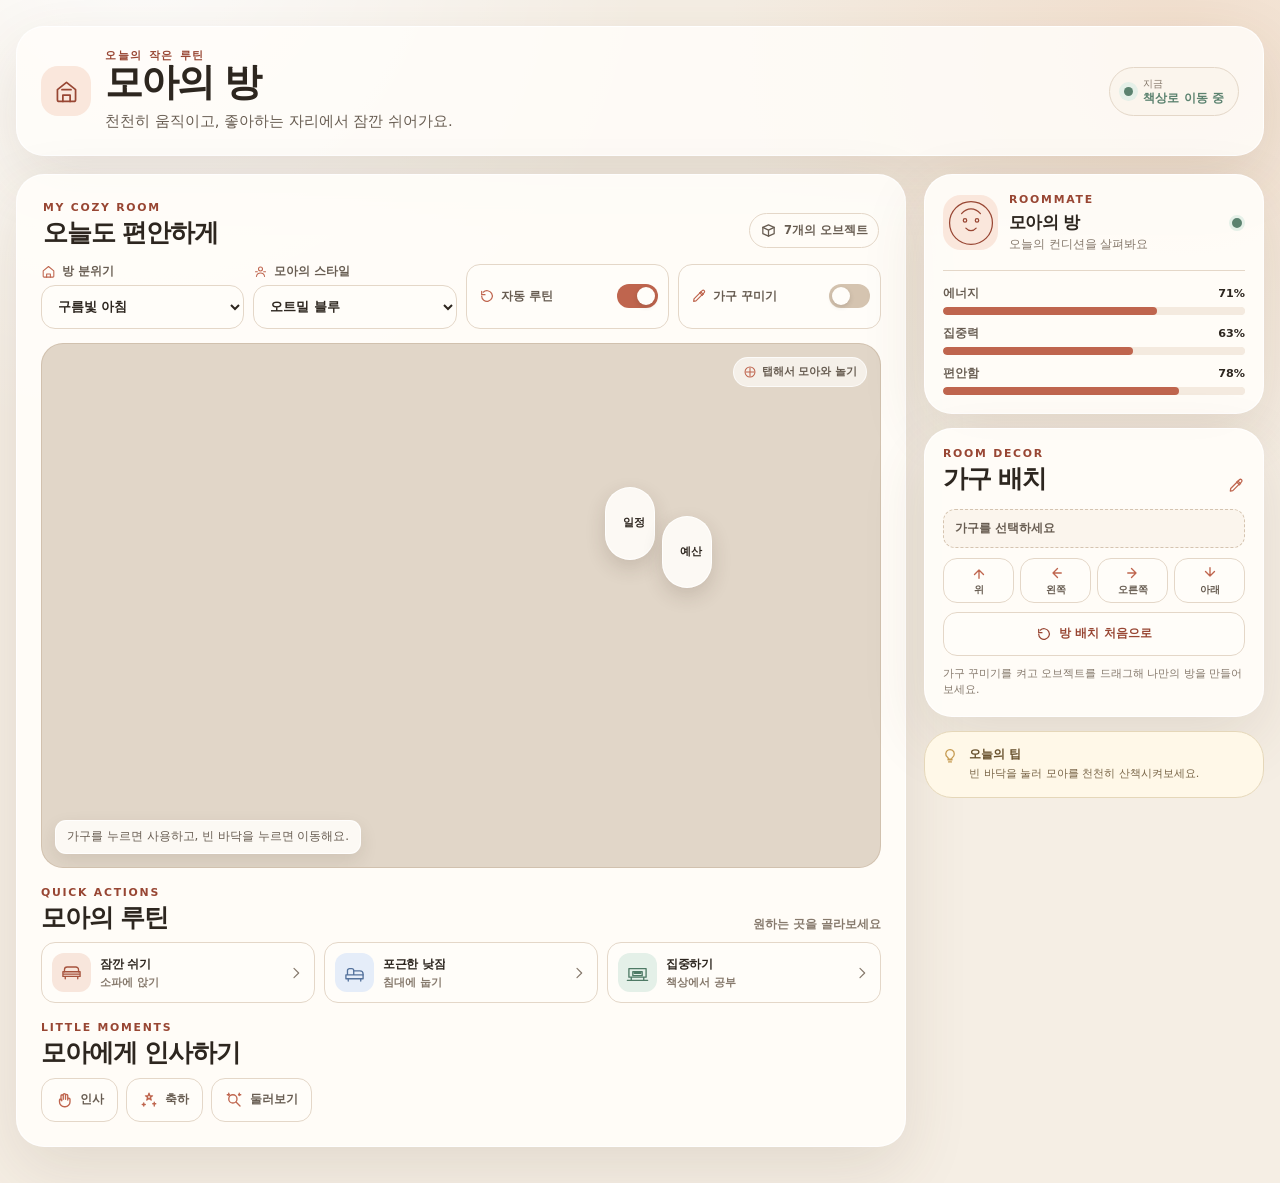
<file: index.html>
<!doctype html>
<html lang="ko">
<head>
  <meta charset="utf-8" />
  <meta name="viewport" content="width=device-width, initial-scale=1" />
  <link rel="icon" href="data:," />
  <meta name="theme-color" content="#f5eee4" />
  <title>모아의 방 · Cozy Life Sim</title>
  <link rel="stylesheet" href="./styles.css" />
</head>
<body>
  <main class="app">
    <header class="topbar">
      <div class="brand-lockup">
        <span class="brand-mark" aria-hidden="true">
          <svg viewBox="0 0 32 32" focusable="false">
            <path d="m6 14 10-8 10 8v11a2 2 0 0 1-2 2H8a2 2 0 0 1-2-2Z" />
            <path d="M12 27v-7h8v7M11 14h10" />
          </svg>
        </span>
        <div>
          <p class="eyebrow">오늘의 작은 루틴</p>
          <h1>모아의 방</h1>
          <p class="topbar-copy">천천히 움직이고, 좋아하는 자리에서 잠깐 쉬어가요.</p>
        </div>
      </div>
      <div class="status-wrap" role="status">
        <span class="live-dot" aria-hidden="true"></span>
        <span class="status-copy">
          <span>지금</span>
          <strong id="agentState" aria-live="polite">자율 이동</strong>
        </span>
      </div>
    </header>

    <section class="layout" aria-label="모아의 방 시뮬레이션">
      <article class="scene-card">
        <div class="scene-heading">
          <div>
            <p class="section-kicker">MY COZY ROOM</p>
            <h2>오늘도 편안하게</h2>
          </div>
          <span class="object-count">
            <svg viewBox="0 0 24 24" aria-hidden="true" focusable="false">
              <path d="M4 7.5 12 4l8 3.5v9L12 20l-8-3.5Z" />
              <path d="m4 7.5 8 4 8-4M12 11.5V20" />
            </svg>
            7개의 오브젝트
          </span>
        </div>

        <div class="scene-toolbar" aria-label="방과 모아 꾸미기">
          <label class="select-control">
            <span>
              <svg viewBox="0 0 24 24" aria-hidden="true" focusable="false">
                <path d="m3.5 11 8.5-7 8.5 7v8.5a1.5 1.5 0 0 1-1.5 1.5H5a1.5 1.5 0 0 1-1.5-1.5Z" />
                <path d="M9 21v-5h6v5" />
              </svg>
              방 분위기
            </span>
            <select id="roomSkin" aria-label="방 분위기 선택">
              <option value="cloud">구름빛 아침</option>
              <option value="sunset">노을빛 저녁</option>
              <option value="mint">민트빛 휴식</option>
            </select>
          </label>
          <label class="select-control">
            <span>
              <svg viewBox="0 0 24 24" aria-hidden="true" focusable="false">
                <circle cx="12" cy="8" r="3.2" />
                <path d="M5.5 20c.5-3.7 2.7-5.5 6.5-5.5s6 1.8 6.5 5.5M4 12.5h3M17 12.5h3" />
              </svg>
              모아의 스타일
            </span>
            <select id="characterSkin" aria-label="모아의 스타일 선택">
              <option value="classic">오트밀 블루</option>
              <option value="mint">허브 민트</option>
              <option value="coral">코랄 포인트</option>
            </select>
          </label>
          <label class="switch">
            <span class="switch-text">
              <svg viewBox="0 0 24 24" aria-hidden="true" focusable="false">
                <path d="M4 12a8 8 0 1 0 2.35-5.65" />
                <path d="M4 5v5h5" />
              </svg>
              자동 루틴
            </span>
            <input id="autoMode" type="checkbox" checked />
          </label>
          <label class="switch">
            <span class="switch-text">
              <svg viewBox="0 0 24 24" aria-hidden="true" focusable="false">
                <path d="m14.5 5.5 4 4M4 20l3.5-.8L19.8 6.9a2.1 2.1 0 0 0-3-3L4.5 16.2Z" />
                <path d="m13 7 4 4" />
              </svg>
              가구 꾸미기
            </span>
            <input id="editMode" type="checkbox" />
          </label>
        </div>

        <div class="canvas-shell">
          <button class="world-hotspot calendar-hotspot" id="calendarHotspot" type="button" aria-label="달력 열기">
            <svg viewBox="0 0 24 24" aria-hidden="true" focusable="false"><rect x="4" y="5.5" width="16" height="15" rx="2" /><path d="M8 3.5v4M16 3.5v4M4 10h16M8 14h.01M12 14h.01M16 14h.01M8 17h.01M12 17h.01" /></svg>
            <span>일정</span>
          </button>
          <button class="world-hotspot budget-hotspot" id="budgetHotspot" type="button" aria-label="소비 예산 열기">
            <svg viewBox="0 0 24 24" aria-hidden="true" focusable="false"><path d="M4 7.5h16v12H4zM4 10.5h16M7 7.5V5h10v2.5M8 15h3M15 15h2" /></svg>
            <span>예산</span>
          </button>
          <canvas id="world" tabindex="0" aria-label="가구를 선택하고 모아를 움직일 수 있는 아이소메트릭 방"></canvas>
          <div class="hint" id="hint" role="status" aria-live="polite">가구를 누르면 사용하고, 빈 바닥을 누르면 이동해요.</div>
          <span class="canvas-caption" aria-hidden="true">
            <svg viewBox="0 0 24 24" focusable="false">
              <path d="M12 5v14M5 12h14" />
              <circle cx="12" cy="12" r="8.5" />
            </svg>
            탭해서 모아와 놀기
          </span>
        </div>

        <section class="routine-section" aria-labelledby="routine-title">
          <div class="section-heading">
            <div>
              <p class="section-kicker">QUICK ACTIONS</p>
              <h2 id="routine-title">모아의 루틴</h2>
            </div>
            <span class="section-note">원하는 곳을 골라보세요</span>
          </div>
          <div class="quick-actions">
            <button class="action-card action-sofa" type="button" data-use="sofa" aria-pressed="false">
              <span class="action-icon" aria-hidden="true">
                <svg viewBox="0 0 32 32" focusable="false">
                  <path d="M7 15v-2.5A3.5 3.5 0 0 1 10.5 9h11A3.5 3.5 0 0 1 25 12.5V15" />
                  <path d="M5 15h22v6H5zM8 21v3M24 21v3M5 18h22" />
                </svg>
              </span>
              <span class="action-copy"><strong>잠깐 쉬기</strong><small>소파에 앉기</small></span>
              <svg class="action-arrow" viewBox="0 0 24 24" aria-hidden="true" focusable="false">
                <path d="m9 5 7 7-7 7" />
              </svg>
            </button>
            <button class="action-card action-bed" type="button" data-use="bed" aria-pressed="false">
              <span class="action-icon" aria-hidden="true">
                <svg viewBox="0 0 32 32" focusable="false">
                  <path d="M5 19h22v5H5zM7 19v-5.5A2.5 2.5 0 0 1 9.5 11h3A2.5 2.5 0 0 1 15 13.5V19" />
                  <path d="M15 14h8a4 4 0 0 1 4 4v1M8 24v3M24 24v3" />
                </svg>
              </span>
              <span class="action-copy"><strong>포근한 낮잠</strong><small>침대에 눕기</small></span>
              <svg class="action-arrow" viewBox="0 0 24 24" aria-hidden="true" focusable="false">
                <path d="m9 5 7 7-7 7" />
              </svg>
            </button>
            <button class="action-card action-desk" type="button" data-use="desk" aria-pressed="false">
              <span class="action-icon" aria-hidden="true">
                <svg viewBox="0 0 32 32" focusable="false">
                  <path d="M5 11h22v11H5zM8 22v4M24 22v4M3 26h26" />
                  <path d="M10 15h12v5H10zM12 17h8" />
                </svg>
              </span>
              <span class="action-copy"><strong>집중하기</strong><small>책상에서 공부</small></span>
              <svg class="action-arrow" viewBox="0 0 24 24" aria-hidden="true" focusable="false">
                <path d="m9 5 7 7-7 7" />
              </svg>
            </button>
          </div>
        </section>

        <section class="gesture-section" aria-labelledby="gesture-title">
          <div class="section-heading compact-heading">
            <div>
              <p class="section-kicker">LITTLE MOMENTS</p>
              <h2 id="gesture-title">모아에게 인사하기</h2>
            </div>
          </div>
          <div class="gesture-row">
            <button type="button" data-gesture="wave">
              <svg viewBox="0 0 24 24" aria-hidden="true" focusable="false">
                <path d="M8 12V6.5a1.5 1.5 0 0 1 3 0V11M11 10V5a1.5 1.5 0 0 1 3 0v6M14 10V6a1.5 1.5 0 0 1 3 0v6M17 12v-1a1.5 1.5 0 0 1 3 0v3.5A6.5 6.5 0 0 1 13.5 21h-1A6.5 6.5 0 0 1 6 14.5V12a1.5 1.5 0 0 1 3 0v1" />
              </svg>
              인사
            </button>
            <button type="button" data-gesture="celebrate">
              <svg viewBox="0 0 24 24" aria-hidden="true" focusable="false">
                <path d="m12 3 1.1 3.4h3.6l-2.9 2.1 1.1 3.5-2.9-2.2-2.9 2.2 1.1-3.5-2.9-2.1h3.6Z" />
                <path d="M5 16v4M3 18h4M19 15v5M17 17h4" />
              </svg>
              축하
            </button>
            <button type="button" data-gesture="scan">
              <svg viewBox="0 0 24 24" aria-hidden="true" focusable="false">
                <circle cx="10.5" cy="10.5" r="5.5" />
                <path d="m15 15 5 5M5 3v3M3 5h3M19 3v3M21 5h-3" />
              </svg>
              둘러보기
            </button>
          </div>
        </section>
      </article>

      <aside class="sidebar" aria-label="모아의 상태와 방 꾸미기">
        <section class="profile-card">
          <div class="profile-top">
            <div class="avatar" aria-hidden="true">
              <svg viewBox="0 0 56 56" focusable="false">
                <circle cx="28" cy="28" r="25" />
                <circle cx="21" cy="25" r="2" />
                <circle cx="35" cy="25" r="2" />
                <path d="M22 34c1.8 2 4 3 6 3s4.2-1 6-3M17 17c3.5-4 7.2-5.5 11-5.5S35.5 13 39 17" />
              </svg>
            </div>
            <div class="profile-copy">
              <p class="section-kicker">ROOMMATE</p>
              <h2>모아의 방</h2>
              <p>오늘의 컨디션을 살펴봐요</p>
            </div>
            <span class="mood-dot" aria-label="기분 좋음"></span>
          </div>
          <div class="meters" aria-label="모아의 상태">
            <div class="meter-item">
              <div class="meter-label"><span>에너지</span><strong>72%</strong></div>
              <progress id="energyMeter" max="100" value="72" aria-label="에너지 72%"></progress>
            </div>
            <div class="meter-item">
              <div class="meter-label"><span>집중력</span><strong>64%</strong></div>
              <progress id="focusMeter" max="100" value="64" aria-label="집중력 64%"></progress>
            </div>
            <div class="meter-item">
              <div class="meter-label"><span>편안함</span><strong>78%</strong></div>
              <progress id="comfortMeter" max="100" value="78" aria-label="편안함 78%"></progress>
            </div>
          </div>
        </section>

        <section class="edit-card" aria-labelledby="edit-title">
          <div class="section-heading">
            <div>
              <p class="section-kicker">ROOM DECOR</p>
              <h2 id="edit-title">가구 배치</h2>
            </div>
            <svg class="section-icon" viewBox="0 0 24 24" aria-hidden="true" focusable="false">
              <path d="m14.5 5.5 4 4M4 20l3.5-.8L19.8 6.9a2.1 2.1 0 0 0-3-3L4.5 16.2Z" />
              <path d="m13 7 4 4" />
            </svg>
          </div>
          <p class="selected-object" id="selectedObjectLabel">가구를 선택하면 이름이 보여요</p>
          <div class="nudge-grid" aria-label="선택한 가구 이동">
            <button type="button" data-nudge="-y" aria-label="가구를 위로 이동">
              <svg viewBox="0 0 24 24" aria-hidden="true" focusable="false"><path d="m6 14 6-6 6 6M12 8v11" /></svg>
              위
            </button>
            <button type="button" data-nudge="-x" aria-label="가구를 왼쪽으로 이동">
              <svg viewBox="0 0 24 24" aria-hidden="true" focusable="false"><path d="m14 6-6 6 6 6M8 12h11" /></svg>
              왼쪽
            </button>
            <button type="button" data-nudge="+x" aria-label="가구를 오른쪽으로 이동">
              <svg viewBox="0 0 24 24" aria-hidden="true" focusable="false"><path d="m10 6 6 6-6 6M16 12H5" /></svg>
              오른쪽
            </button>
            <button type="button" data-nudge="+y" aria-label="가구를 아래로 이동">
              <svg viewBox="0 0 24 24" aria-hidden="true" focusable="false"><path d="m6 10 6 6 6-6M12 16V5" /></svg>
              아래
            </button>
          </div>
          <button class="reset-button" id="resetRoom" type="button">
            <svg viewBox="0 0 24 24" aria-hidden="true" focusable="false">
              <path d="M4 12a8 8 0 1 0 2.35-5.65" />
              <path d="M4 5v5h5" />
            </svg>
            방 배치 처음으로
          </button>
          <p class="edit-note">가구 꾸미기를 켜고 오브젝트를 드래그해 나만의 방을 만들어보세요.</p>
        </section>

        <section class="soft-tip" aria-label="오늘의 팁">
          <svg viewBox="0 0 24 24" aria-hidden="true" focusable="false">
            <path d="M9 18h6M10 21h4M8.5 14.5A6 6 0 1 1 18 10a5.8 5.8 0 0 1-2.5 4.8c-.8.6-1.2 1.2-1.3 2.2h-4.4c-.1-1-.5-1.6-1.3-2.5Z" />
          </svg>
          <div><strong>오늘의 팁</strong><p>빈 바닥을 눌러 모아를 천천히 산책시켜보세요.</p></div>
        </section>
      </aside>
    </section>
  </main>
  <dialog id="roomModal" aria-labelledby="roomModalTitle" aria-describedby="roomModalDescription">
    <div class="room-modal-shell">
      <header class="room-modal-header">
        <div>
          <p class="section-kicker" id="roomModalEyebrow">ROOM TOOLS</p>
          <h2 id="roomModalTitle">방 도구</h2>
          <p id="roomModalDescription">방 안의 기록과 소비 흐름을 한눈에 확인해 보세요.</p>
        </div>
        <button class="modal-close" id="closeRoomModal" type="button" data-room-close="true" aria-label="방 도구 닫기">
          <svg viewBox="0 0 24 24" aria-hidden="true" focusable="false"><path d="m6 6 12 12M18 6 6 18" /></svg>
        </button>
      </header>
      <div class="room-modal-body">
        <section id="calendarPanel" class="room-tool-panel" aria-label="일정 달력">
          <div class="modal-panel-heading">
            <div>
              <p class="section-kicker">CALENDAR</p>
              <h3>일정 메모</h3>
            </div>
            <svg class="modal-panel-icon" viewBox="0 0 24 24" aria-hidden="true" focusable="false"><rect x="4" y="5.5" width="16" height="15" rx="2" /><path d="M8 3.5v4M16 3.5v4M4 10h16" /></svg>
          </div>
          <div class="calendar-nav" aria-label="달력 월 이동">
            <button class="icon-button" id="prevMonth" type="button" data-calendar-nav="prev" aria-label="이전 달"><svg viewBox="0 0 24 24" aria-hidden="true" focusable="false"><path d="m14 6-6 6 6 6" /></svg></button>
            <strong id="calendarMonthLabel" data-calendar-month>2026년 8월</strong>
            <button class="icon-button" id="nextMonth" type="button" data-calendar-nav="next" aria-label="다음 달"><svg viewBox="0 0 24 24" aria-hidden="true" focusable="false"><path d="m10 6 6 6-6 6" /></svg></button>
          </div>
          <div id="calendarGrid" class="calendar-grid" role="grid" aria-label="달력 날짜">
            <span role="columnheader">일</span><span role="columnheader">월</span><span role="columnheader">화</span><span role="columnheader">수</span><span role="columnheader">목</span><span role="columnheader">금</span><span role="columnheader">토</span>
            <span class="calendar-empty" aria-hidden="true"></span><span class="calendar-empty" aria-hidden="true"></span><span class="calendar-empty" aria-hidden="true"></span><span class="calendar-empty" aria-hidden="true"></span><span class="calendar-empty" aria-hidden="true"></span><span class="calendar-empty" aria-hidden="true"></span>
            <button class="calendar-date" type="button" role="gridcell" data-date="2026-08-01">1</button><button class="calendar-date" type="button" role="gridcell" data-date="2026-08-02">2</button><button class="calendar-date" type="button" role="gridcell" data-date="2026-08-03">3</button><button class="calendar-date" type="button" role="gridcell" data-date="2026-08-04">4</button><button class="calendar-date" type="button" role="gridcell" data-date="2026-08-05">5</button><button class="calendar-date" type="button" role="gridcell" data-date="2026-08-06">6</button><button class="calendar-date" type="button" role="gridcell" data-date="2026-08-07">7</button>
            <button class="calendar-date" type="button" role="gridcell" data-date="2026-08-08">8</button><button class="calendar-date" type="button" role="gridcell" data-date="2026-08-09">9</button><button class="calendar-date" type="button" role="gridcell" data-date="2026-08-10">10</button><button class="calendar-date" type="button" role="gridcell" data-date="2026-08-11">11</button><button class="calendar-date" type="button" role="gridcell" data-date="2026-08-12">12</button><button class="calendar-date" type="button" role="gridcell" data-date="2026-08-13">13</button><button class="calendar-date" type="button" role="gridcell" data-date="2026-08-14">14</button>
            <button class="calendar-date" type="button" role="gridcell" data-date="2026-08-15">15</button><button class="calendar-date" type="button" role="gridcell" data-date="2026-08-16">16</button><button class="calendar-date" type="button" role="gridcell" data-date="2026-08-17">17</button><button class="calendar-date" type="button" role="gridcell" data-date="2026-08-18">18</button><button class="calendar-date" type="button" role="gridcell" data-date="2026-08-19">19</button><button class="calendar-date" type="button" role="gridcell" data-date="2026-08-20">20</button><button class="calendar-date" type="button" role="gridcell" data-date="2026-08-21">21</button>
            <button class="calendar-date" type="button" role="gridcell" data-date="2026-08-22">22</button><button class="calendar-date" type="button" role="gridcell" data-date="2026-08-23">23</button><button class="calendar-date" type="button" role="gridcell" data-date="2026-08-24">24</button><button class="calendar-date" type="button" role="gridcell" data-date="2026-08-25">25</button><button class="calendar-date" type="button" role="gridcell" data-date="2026-08-26">26</button><button class="calendar-date" type="button" role="gridcell" data-date="2026-08-27">27</button><button class="calendar-date" type="button" role="gridcell" data-date="2026-08-28">28</button>
            <button class="calendar-date" type="button" role="gridcell" data-date="2026-08-29">29</button><button class="calendar-date" type="button" role="gridcell" data-date="2026-08-30">30</button><button class="calendar-date" type="button" role="gridcell" data-date="2026-08-31">31</button>
          </div>
          <p class="calendar-selected" id="calendarSelectedDate">날짜를 선택하면 메모를 남길 수 있어요.</p>
          <label class="modal-field" for="calendarMemo"><span>메모</span><textarea id="calendarMemo" rows="3" maxlength="240" placeholder="오늘의 일정이나 기억할 일을 적어 보세요."></textarea></label>
          <div class="modal-save-row"><button class="primary-button" id="saveCalendarMemo" type="button" data-calendar-save="true">메모 저장</button><span id="calendarSaveStatus" role="status" aria-live="polite"></span></div>
        </section>
        <section id="budgetPanel" class="room-tool-panel" aria-label="소비 예산" hidden>
          <div class="modal-panel-heading">
            <div>
              <p class="section-kicker">BUDGET</p>
              <h3>이번 달 소비</h3>
            </div>
            <svg class="modal-panel-icon" viewBox="0 0 24 24" aria-hidden="true" focusable="false"><path d="M4 7.5h16v12H4zM4 10.5h16M7 7.5V5h10v2.5M8 15h3M15 15h2" /></svg>
          </div>
          <div id="budgetSummary" class="budget-summary" data-budget-overall><span>전체 예산</span><strong>₩1,200,000</strong><small>현재 사용률 <b>62%</b></small></div>
          <div id="budgetCategoryList" class="budget-category-list" data-budget-list>
            <div class="budget-row"><div><strong>식비</strong><span>₩320,000 / ₩450,000</span></div><progress max="100" value="71" aria-label="식비 사용률 71%"></progress><b>71%</b></div>
            <div class="budget-row"><div><strong>교통</strong><span>₩82,000 / ₩160,000</span></div><progress max="100" value="51" aria-label="교통 사용률 51%"></progress><b>51%</b></div>
            <div class="budget-row"><div><strong>생활</strong><span>₩210,000 / ₩280,000</span></div><progress max="100" value="75" aria-label="생활 사용률 75%"></progress><b>75%</b></div>
            <div class="budget-row"><div><strong>취미</strong><span>₩128,000 / ₩180,000</span></div><progress max="100" value="71" aria-label="취미 사용률 71%"></progress><b>71%</b></div>
          </div>
        </section>
      </div>
    </div>
  </dialog>
  <script type="module" src="./src/app.js"></script>
</body>
</html>
</file>
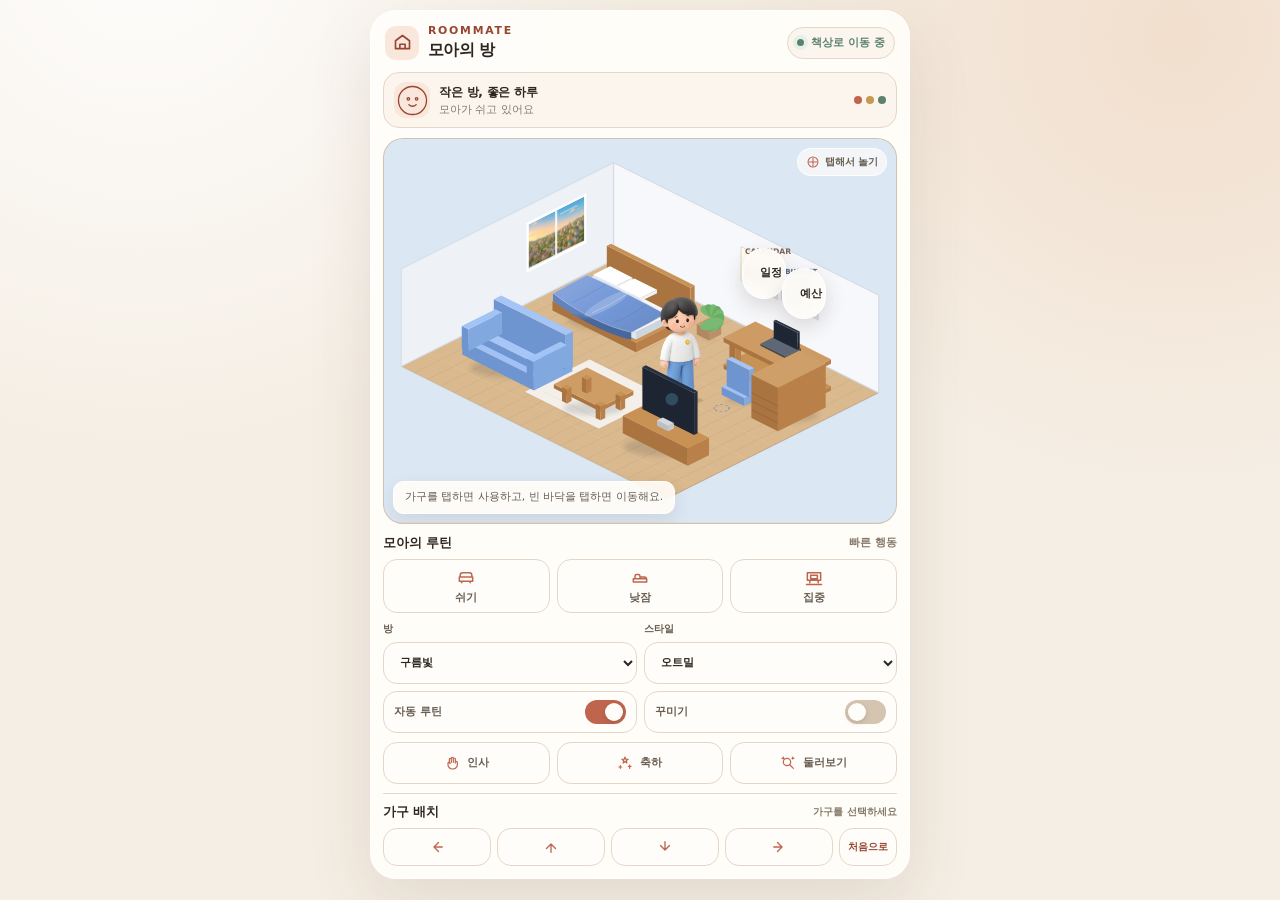
<file: widget.html>
<!doctype html>
<html lang="ko">
<head>
  <meta charset="utf-8" />
  <meta name="viewport" content="width=device-width, initial-scale=1" />
  <link rel="icon" href="data:," />
  <meta name="theme-color" content="#f5eee4" />
  <title>모아의 방 · Widget</title>
  <link rel="stylesheet" href="./styles.css" />
</head>
<body class="widget-body">
  <main class="widget-app">
    <header class="widget-top">
      <div class="widget-brand">
        <span class="widget-mark" aria-hidden="true">
          <svg viewBox="0 0 24 24" focusable="false">
            <path d="m4 10 8-6 8 6v9H4zM9 19v-5h6v5" />
          </svg>
        </span>
        <div><p class="section-kicker">ROOMMATE</p><strong>모아의 방</strong></div>
      </div>
      <div class="mini-state" role="status">
        <span class="live-dot" aria-hidden="true"></span>
        <span id="agentState" aria-live="polite">자율 이동</span>
      </div>
    </header>

    <div class="widget-profile">
      <div class="widget-avatar" aria-hidden="true">
        <svg viewBox="0 0 40 40" focusable="false">
          <circle cx="20" cy="20" r="17" />
          <circle cx="15" cy="18" r="1.5" />
          <circle cx="25" cy="18" r="1.5" />
          <path d="M15.5 25c1.3 1.4 2.8 2 4.5 2s3.2-.6 4.5-2" />
        </svg>
      </div>
      <div class="widget-profile-copy"><strong>작은 방, 좋은 하루</strong><span>모아가 쉬고 있어요</span></div>
      <div class="widget-meter-dots" aria-label="에너지 72%, 집중력 64%, 편안함 78%">
        <span class="meter-dot energy"></span><span class="meter-dot focus"></span><span class="meter-dot comfort"></span>
      </div>
    </div>

    <div class="canvas-shell widget-canvas-shell">
      <button class="world-hotspot calendar-hotspot" id="calendarHotspot" type="button" aria-label="달력 열기">
        <svg viewBox="0 0 24 24" aria-hidden="true" focusable="false"><rect x="4" y="5.5" width="16" height="15" rx="2" /><path d="M8 3.5v4M16 3.5v4M4 10h16M8 14h.01M12 14h.01M16 14h.01M8 17h.01M12 17h.01" /></svg>
        <span>일정</span>
      </button>
      <button class="world-hotspot budget-hotspot" id="budgetHotspot" type="button" aria-label="소비 예산 열기">
        <svg viewBox="0 0 24 24" aria-hidden="true" focusable="false"><path d="M4 7.5h16v12H4zM4 10.5h16M7 7.5V5h10v2.5M8 15h3M15 15h2" /></svg>
        <span>예산</span>
      </button>
      <canvas id="world" tabindex="0" aria-label="가구를 선택하고 모아를 움직일 수 있는 아이소메트릭 방"></canvas>
      <div class="hint" id="hint" role="status" aria-live="polite">가구를 탭하면 사용하고, 빈 바닥을 탭하면 이동해요.</div>
      <span class="canvas-caption" aria-hidden="true">
        <svg viewBox="0 0 24 24" focusable="false"><path d="M12 5v14M5 12h14" /><circle cx="12" cy="12" r="8.5" /></svg>
        탭해서 놀기
      </span>
    </div>

    <section class="widget-quick" aria-labelledby="widget-actions-title">
      <div class="widget-section-title"><span id="widget-actions-title">모아의 루틴</span><span>빠른 행동</span></div>
      <div class="widget-action-grid">
        <button type="button" data-use="sofa" aria-pressed="false"><svg viewBox="0 0 24 24" aria-hidden="true" focusable="false"><path d="M5 12v-2a3 3 0 0 1 3-3h8a3 3 0 0 1 3 3v2M4 12h16v5H4zM7 17v2M17 17v2" /></svg><span>쉬기</span></button>
        <button type="button" data-use="bed" aria-pressed="false"><svg viewBox="0 0 24 24" aria-hidden="true" focusable="false"><path d="M4 14h16v4H4zM6 14v-3a2 2 0 0 1 2-2h2a2 2 0 0 1 2 2v3M12 12h5a3 3 0 0 1 3 2" /></svg><span>낮잠</span></button>
        <button type="button" data-use="desk" aria-pressed="false"><svg viewBox="0 0 24 24" aria-hidden="true" focusable="false"><path d="M4 7h16v9H4zM7 16v3M17 16v3M3 21h18M8 10h8v4H8z" /></svg><span>집중</span></button>
      </div>
    </section>

    <div class="widget-controls" aria-label="위젯 설정">
      <label class="widget-select"><span>방</span><select id="roomSkin" aria-label="방 분위기 선택"><option value="cloud">구름빛</option><option value="sunset">노을빛</option><option value="mint">민트빛</option></select></label>
      <label class="widget-select"><span>스타일</span><select id="characterSkin" aria-label="모아의 스타일 선택"><option value="classic">오트밀</option><option value="mint">민트</option><option value="coral">코랄</option></select></label>
      <label class="switch compact"><span class="switch-text">자동 루틴</span><input id="autoMode" type="checkbox" checked /></label>
      <label class="switch compact"><span class="switch-text">꾸미기</span><input id="editMode" type="checkbox" /></label>
    </div>

    <section class="widget-gestures" aria-label="모아의 제스처">
      <button type="button" data-gesture="wave"><svg viewBox="0 0 24 24" aria-hidden="true" focusable="false"><path d="M8 12V6.5a1.5 1.5 0 0 1 3 0V11M11 10V5a1.5 1.5 0 0 1 3 0v6M14 10V6a1.5 1.5 0 0 1 3 0v6M17 12v-1a1.5 1.5 0 0 1 3 0v3.5A6.5 6.5 0 0 1 13.5 21h-1A6.5 6.5 0 0 1 6 14.5V12a1.5 1.5 0 0 1 3 0v1" /></svg>인사</button>
      <button type="button" data-gesture="celebrate"><svg viewBox="0 0 24 24" aria-hidden="true" focusable="false"><path d="m12 3 1.1 3.4h3.6l-2.9 2.1 1.1 3.5-2.9-2.2-2.9 2.2 1.1-3.5-2.9-2.1h3.6Z" /><path d="M5 16v4M3 18h4M19 15v5M17 17h4" /></svg>축하</button>
      <button type="button" data-gesture="scan"><svg viewBox="0 0 24 24" aria-hidden="true" focusable="false"><circle cx="10.5" cy="10.5" r="5.5" /><path d="m15 15 5 5M5 3v3M3 5h3M19 3v3M21 5h-3" /></svg>둘러보기</button>
    </section>

    <section class="widget-edit" aria-labelledby="widget-edit-title">
      <div class="widget-section-title"><span id="widget-edit-title">가구 배치</span><span id="selectedObjectLabel">가구를 선택하세요</span></div>
      <div class="widget-nudge-row">
        <button type="button" data-nudge="-x" aria-label="가구를 왼쪽으로 이동"><svg viewBox="0 0 24 24" aria-hidden="true" focusable="false"><path d="m14 6-6 6 6 6M8 12h11" /></svg></button>
        <button type="button" data-nudge="-y" aria-label="가구를 위로 이동"><svg viewBox="0 0 24 24" aria-hidden="true" focusable="false"><path d="m6 14 6-6 6 6M12 8v11" /></svg></button>
        <button type="button" data-nudge="+y" aria-label="가구를 아래로 이동"><svg viewBox="0 0 24 24" aria-hidden="true" focusable="false"><path d="m6 10 6 6 6-6M12 16V5" /></svg></button>
        <button type="button" data-nudge="+x" aria-label="가구를 오른쪽으로 이동"><svg viewBox="0 0 24 24" aria-hidden="true" focusable="false"><path d="m10 6 6 6-6 6M16 12H5" /></svg></button>
        <button id="resetRoom" type="button" aria-label="방 배치 처음으로">처음으로</button>
      </div>
    </section>
  </main>
  <dialog id="roomModal" aria-labelledby="roomModalTitle" aria-describedby="roomModalDescription">
    <div class="room-modal-shell">
      <header class="room-modal-header"><div><p class="section-kicker" id="roomModalEyebrow">ROOM TOOLS</p><h2 id="roomModalTitle">방 도구</h2><p id="roomModalDescription">방 안의 기록과 소비 흐름을 한눈에 확인해 보세요.</p></div><button class="modal-close" id="closeRoomModal" type="button" aria-label="방 도구 닫기"><svg viewBox="0 0 24 24" aria-hidden="true" focusable="false"><path d="m6 6 12 12M18 6 6 18" /></svg></button></header>
      <div class="room-modal-body">
        <section id="calendarPanel" class="room-tool-panel" aria-label="일정 달력"><div class="modal-panel-heading"><div><p class="section-kicker">CALENDAR</p><h3>일정 메모</h3></div><svg class="modal-panel-icon" viewBox="0 0 24 24" aria-hidden="true" focusable="false"><rect x="4" y="5.5" width="16" height="15" rx="2" /><path d="M8 3.5v4M16 3.5v4M4 10h16" /></svg></div><div class="calendar-nav" aria-label="달력 월 이동"><button class="icon-button" id="prevMonth" type="button" aria-label="이전 달"><svg viewBox="0 0 24 24" aria-hidden="true" focusable="false"><path d="m14 6-6 6 6 6" /></svg></button><strong id="calendarMonthLabel">2026년 8월</strong><button class="icon-button" id="nextMonth" type="button" aria-label="다음 달"><svg viewBox="0 0 24 24" aria-hidden="true" focusable="false"><path d="m10 6 6 6-6 6" /></svg></button></div><div id="calendarGrid" class="calendar-grid" role="grid" aria-label="달력 날짜"><span role="columnheader">일</span><span role="columnheader">월</span><span role="columnheader">화</span><span role="columnheader">수</span><span role="columnheader">목</span><span role="columnheader">금</span><span role="columnheader">토</span></div><p class="calendar-selected" id="calendarSelectedDate">날짜를 선택하면 메모를 남길 수 있어요.</p><label class="modal-field" for="calendarMemo"><span>메모</span><textarea id="calendarMemo" rows="3" maxlength="240" placeholder="오늘의 일정이나 기억할 일을 적어 보세요."></textarea></label><div class="modal-save-row"><button class="primary-button" id="saveCalendarMemo" type="button">메모 저장</button><span id="calendarSaveStatus" role="status" aria-live="polite"></span></div></section>
        <section id="budgetPanel" class="room-tool-panel" aria-label="소비 예산" hidden><div class="modal-panel-heading"><div><p class="section-kicker">BUDGET</p><h3>이번 달 소비</h3></div><svg class="modal-panel-icon" viewBox="0 0 24 24" aria-hidden="true" focusable="false"><path d="M4 7.5h16v12H4zM4 10.5h16M7 7.5V5h10v2.5M8 15h3M15 15h2" /></svg></div><div id="budgetSummary" class="budget-summary"><span>전체 예산</span><strong>₩1,200,000</strong><small>현재 사용률 <b>62%</b></small></div><div id="budgetCategoryList" class="budget-category-list"><div class="budget-row"><div><strong>식비</strong><span>₩320,000 / ₩450,000</span></div><progress max="100" value="71" aria-label="식비 사용률 71%"></progress><b>71%</b></div><div class="budget-row"><div><strong>교통</strong><span>₩82,000 / ₩160,000</span></div><progress max="100" value="51" aria-label="교통 사용률 51%"></progress><b>51%</b></div><div class="budget-row"><div><strong>생활</strong><span>₩210,000 / ₩280,000</span></div><progress max="100" value="75" aria-label="생활 사용률 75%"></progress><b>75%</b></div><div class="budget-row"><div><strong>취미</strong><span>₩128,000 / ₩180,000</span></div><progress max="100" value="71" aria-label="취미 사용률 71%"></progress><b>71%</b></div></div></section>
      </div>
    </div>
  </dialog>
  <script type="module" src="./src/app.js"></script>
</body>
</html>
</file>
<file: styles.css>
:root {
  color-scheme: light;
  --bg: #f5eee4;
  --bg-deep: #eee3d4;
  --surface: #fffdf9;
  --surface-soft: #fbf5ed;
  --surface-muted: #f4eadf;
  --ink: #2d261f;
  --ink-soft: #685d52;
  --ink-faint: #86796c;
  --line: #e4d7c8;
  --line-strong: #d5c4b0;
  --accent: #bf654e;
  --accent-strong: #984633;
  --accent-soft: #fae7dc;
  --sage: #5b826f;
  --sage-soft: #e5f0e8;
  --gold: #c59a50;
  --shadow: 0 22px 65px rgba(91, 67, 43, .12);
  --shadow-soft: 0 10px 28px rgba(91, 67, 43, .09);
  --radius-xl: 28px;
  --radius-lg: 20px;
  --radius-md: 14px;
  --ease: 180ms ease;
  font-family: Inter, Pretendard, "Noto Sans KR", "Malgun Gothic", system-ui, sans-serif;
}

*,
*::before,
*::after {
  box-sizing: border-box;
}

html {
  min-width: 320px;
  background: var(--bg);
}

body {
  min-width: 320px;
  min-height: 100vh;
  min-height: 100dvh;
  margin: 0;
  overflow-x: hidden;
  background:
    radial-gradient(circle at 11% -6%, rgba(255, 255, 255, .9), transparent 32rem),
    radial-gradient(circle at 92% 4%, rgba(239, 211, 188, .56), transparent 28rem),
    var(--bg);
  color: var(--ink);
}

button,
select,
input {
  font: inherit;
}

button,
select {
  min-height: 44px;
}

button {
  border: 1px solid var(--line);
  border-radius: var(--radius-md);
  background: var(--surface);
  color: var(--ink);
  cursor: pointer;
  font-weight: 750;
  transition: transform var(--ease), box-shadow var(--ease), border-color var(--ease), background-color var(--ease), color var(--ease);
}

button:hover {
  border-color: var(--line-strong);
  box-shadow: var(--shadow-soft);
  transform: translateY(-1px);
}

button:active {
  box-shadow: none;
  transform: translateY(1px) scale(.985);
}

button:focus-visible,
select:focus-visible,
input:focus-visible,
#world:focus-visible {
  outline: 3px solid rgba(191, 101, 78, .42);
  outline-offset: 3px;
}

svg {
  display: block;
  fill: none;
  stroke: currentColor;
  stroke-linecap: round;
  stroke-linejoin: round;
  stroke-width: 1.8;
}

.app {
  width: min(1440px, calc(100% - 32px));
  margin: 0 auto;
  padding: max(18px, env(safe-area-inset-top)) 0 max(36px, env(safe-area-inset-bottom));
}

.topbar {
  display: flex;
  align-items: center;
  justify-content: space-between;
  gap: 22px;
  margin-bottom: 18px;
  padding: 22px 24px;
  border: 1px solid rgba(255, 255, 255, .85);
  border-radius: var(--radius-xl);
  background: rgba(255, 253, 249, .83);
  box-shadow: var(--shadow);
}

.brand-lockup,
.widget-brand,
.profile-top,
.status-wrap,
.object-count,
.switch-text,
.soft-tip,
.widget-profile {
  display: flex;
  align-items: center;
}

.brand-lockup {
  gap: 14px;
  min-width: 0;
}

.brand-mark {
  display: grid;
  flex: 0 0 50px;
  place-items: center;
  width: 50px;
  height: 50px;
  border-radius: 17px;
  background: var(--accent-soft);
  color: var(--accent-strong);
}

.brand-mark svg {
  width: 29px;
  height: 29px;
  stroke-width: 1.9;
}

.eyebrow,
.section-kicker {
  margin: 0;
  color: var(--accent-strong);
  font-size: .68rem;
  font-weight: 850;
  letter-spacing: .16em;
  line-height: 1.2;
  text-transform: uppercase;
}

h1,
h2,
p {
  margin-top: 0;
}

h1 {
  margin-bottom: 0;
  font-size: clamp(1.75rem, 3vw, 2.5rem);
  letter-spacing: -.055em;
  line-height: 1.05;
}

.topbar-copy {
  max-width: 620px;
  margin: 8px 0 0;
  color: var(--ink-soft);
  font-size: .92rem;
  line-height: 1.55;
}

.status-wrap {
  flex: 0 0 auto;
  gap: 10px;
  padding: 10px 14px;
  border: 1px solid var(--line);
  border-radius: 999px;
  background: var(--surface-soft);
}

.status-copy {
  display: grid;
  gap: 2px;
  font-size: .68rem;
  line-height: 1.1;
}

.status-copy > span {
  color: var(--ink-faint);
  font-size: .64rem;
}

.status-copy strong {
  color: var(--sage);
  font-size: .78rem;
  white-space: nowrap;
}

.live-dot {
  width: 9px;
  height: 9px;
  border-radius: 50%;
  background: var(--sage);
  box-shadow: 0 0 0 5px var(--sage-soft);
}

.layout {
  display: grid;
  gap: 18px;
  min-width: 0;
}

.scene-card,
.profile-card,
.edit-card,
.soft-tip {
  min-width: 0;
  border: 1px solid rgba(255, 255, 255, .92);
  border-radius: var(--radius-xl);
  background: rgba(255, 253, 249, .93);
  box-shadow: var(--shadow);
}

.scene-card {
  min-width: 0;
  padding: clamp(14px, 2vw, 24px);
}

.scene-heading,
.section-heading,
.widget-section-title {
  display: flex;
  align-items: flex-end;
  justify-content: space-between;
  gap: 12px;
}

.scene-heading {
  margin: 2px 2px 16px;
}

.scene-heading h2,
.section-heading h2 {
  margin: 5px 0 0;
  font-size: clamp(1.2rem, 2.2vw, 1.55rem);
  letter-spacing: -.045em;
  line-height: 1.15;
}

.object-count {
  gap: 7px;
  padding: 8px 10px;
  border: 1px solid var(--line);
  border-radius: 999px;
  color: var(--ink-soft);
  font-size: .72rem;
  font-weight: 750;
  white-space: nowrap;
}

.object-count svg,
.section-icon,
.canvas-caption svg,
.soft-tip > svg {
  width: 17px;
  height: 17px;
}

.scene-toolbar {
  display: grid;
  grid-template-columns: repeat(2, minmax(0, 1fr));
  gap: 9px;
  margin-bottom: 14px;
}

.select-control,
.widget-select {
  display: grid;
  min-width: 0;
  gap: 6px;
}

.select-control > span,
.widget-select > span {
  display: flex;
  align-items: center;
  gap: 6px;
  color: var(--ink-soft);
  font-size: .72rem;
  font-weight: 800;
}

.select-control > span svg {
  width: 15px;
  height: 15px;
  color: var(--accent);
  stroke-width: 1.7;
}

select {
  width: 100%;
  min-width: 0;
  padding: 0 32px 0 12px;
  border: 1px solid var(--line);
  border-radius: var(--radius-md);
  outline: 0;
  background: var(--surface);
  color: var(--ink);
  font-size: .8rem;
  font-weight: 700;
}

.switch {
  display: flex;
  align-items: center;
  justify-content: space-between;
  gap: 9px;
  min-width: 0;
  min-height: 44px;
  padding: 0 10px 0 12px;
  border: 1px solid var(--line);
  border-radius: var(--radius-md);
  background: var(--surface);
  color: var(--ink-soft);
  font-size: .76rem;
  font-weight: 800;
}

.switch-text {
  min-width: 0;
  gap: 6px;
  white-space: nowrap;
}

.switch-text svg {
  flex: 0 0 auto;
  width: 16px;
  height: 16px;
  color: var(--accent);
}

.switch input {
  position: relative;
  flex: 0 0 41px;
  width: 41px;
  height: 24px;
  min-height: 24px;
  margin: 0;
  border: 0;
  border-radius: 999px;
  outline: 0;
  appearance: none;
  background: var(--line-strong);
  cursor: pointer;
  transition: background-color var(--ease);
}

.switch input:focus-visible {
  outline: 3px solid rgba(191, 101, 78, .38);
  outline-offset: 3px;
}

.switch input::after {
  position: absolute;
  top: 3px;
  left: 3px;
  width: 18px;
  height: 18px;
  border-radius: 50%;
  background: var(--surface);
  box-shadow: 0 2px 5px rgba(45, 38, 31, .16);
  content: "";
  transition: transform var(--ease);
}

.switch input:checked {
  background: var(--accent);
}

.switch input:checked::after {
  transform: translateX(17px);
}

.canvas-shell {
  position: relative;
  overflow: hidden;
  aspect-ratio: 16 / 10;
  min-width: 0;
  border: 1px solid rgba(159, 126, 94, .24);
  border-radius: 22px;
  background: #e1d6c8;
  isolation: isolate;
}

#world {
  display: block;
  width: 100%;
  height: 100%;
  touch-action: none;
  cursor: grab;
}

#world:active {
  cursor: grabbing;
}

.hint {
  position: absolute;
  bottom: 13px;
  left: 13px;
  max-width: min(540px, calc(100% - 26px));
  padding: 8px 11px;
  border: 1px solid rgba(255, 255, 255, .78);
  border-radius: 11px;
  background: rgba(255, 253, 249, .9);
  box-shadow: 0 7px 18px rgba(62, 45, 29, .1);
  color: var(--ink-soft);
  font-size: .74rem;
  line-height: 1.35;
  pointer-events: none;
}

.hint.is-error {
  border-color: #e6b4a8;
  background: #fff0ed;
  color: #8f3a2e;
}

.canvas-caption {
  position: absolute;
  top: 13px;
  right: 13px;
  display: inline-flex;
  align-items: center;
  gap: 5px;
  padding: 7px 9px;
  border: 1px solid rgba(255, 255, 255, .7);
  border-radius: 999px;
  background: rgba(255, 253, 249, .68);
  color: var(--ink-soft);
  font-size: .67rem;
  font-weight: 750;
  pointer-events: none;
}

.canvas-caption svg {
  width: 14px;
  height: 14px;
  color: var(--accent);
}

.routine-section,
.gesture-section {
  margin-top: 18px;
}

.section-note {
  color: var(--ink-faint);
  font-size: .72rem;
  font-weight: 700;
  white-space: nowrap;
}

.quick-actions {
  display: grid;
  grid-template-columns: repeat(3, minmax(0, 1fr));
  gap: 9px;
  margin-top: 10px;
}

.action-card {
  display: flex;
  align-items: center;
  gap: 9px;
  min-width: 0;
  padding: 10px;
  text-align: left;
}

.action-icon {
  display: grid;
  flex: 0 0 39px;
  place-items: center;
  width: 39px;
  height: 39px;
  border-radius: 12px;
}

.action-icon svg {
  width: 25px;
  height: 25px;
  stroke-width: 1.7;
}

.action-sofa .action-icon {
  background: #f8e6dc;
  color: #a6533d;
}

.action-bed .action-icon {
  background: #e5edf9;
  color: #54729c;
}

.action-desk .action-icon {
  background: #e4f0e8;
  color: #4e7a65;
}

.action-copy {
  display: grid;
  min-width: 0;
  gap: 3px;
}

.action-copy strong {
  overflow: hidden;
  color: var(--ink);
  font-size: .78rem;
  letter-spacing: -.025em;
  text-overflow: ellipsis;
  white-space: nowrap;
}

.action-copy small {
  overflow: hidden;
  color: var(--ink-faint);
  font-size: .67rem;
  text-overflow: ellipsis;
  white-space: nowrap;
}

.action-arrow {
  flex: 0 0 16px;
  width: 16px;
  height: 16px;
  margin-left: auto;
  color: var(--ink-faint);
}

.action-card:focus-visible .action-arrow,
.action-card:hover .action-arrow {
  color: var(--accent);
}

.compact-heading {
  align-items: center;
}

.gesture-row {
  display: flex;
  flex-wrap: wrap;
  gap: 8px;
  margin-top: 10px;
}

.gesture-row button,
.widget-gestures button {
  display: inline-flex;
  align-items: center;
  justify-content: center;
  gap: 7px;
  padding: 0 13px;
  color: var(--ink-soft);
  font-size: .75rem;
}

.gesture-row svg,
.widget-gestures svg {
  width: 18px;
  height: 18px;
  color: var(--accent);
}

.sidebar {
  display: grid;
  align-content: start;
  gap: 14px;
  min-width: 0;
}

.profile-card,
.edit-card {
  padding: 18px;
}

.profile-top {
  gap: 11px;
}

.avatar,
.widget-avatar {
  display: grid;
  flex: 0 0 55px;
  place-items: center;
  width: 55px;
  height: 55px;
  border-radius: 18px;
  background: var(--accent-soft);
  color: var(--accent-strong);
}

.avatar svg {
  width: 48px;
  height: 48px;
  stroke-width: 1.45;
}

.profile-copy {
  min-width: 0;
}

.profile-copy h2 {
  margin: 4px 0 3px;
  font-size: 1.08rem;
  letter-spacing: -.04em;
}

.profile-copy p:last-child {
  margin: 0;
  color: var(--ink-faint);
  font-size: .72rem;
}

.mood-dot {
  width: 10px;
  height: 10px;
  margin-left: auto;
  border: 3px solid var(--sage-soft);
  border-radius: 50%;
  background: var(--sage);
  box-sizing: content-box;
}

.meters {
  display: grid;
  gap: 11px;
  margin-top: 18px;
  padding-top: 15px;
  border-top: 1px solid var(--line);
}

.meter-item {
  display: grid;
  gap: 6px;
}

.meter-label {
  display: flex;
  align-items: center;
  justify-content: space-between;
  color: var(--ink-soft);
  font-size: .72rem;
  font-weight: 750;
}

.meter-label strong {
  color: var(--ink);
  font-size: .7rem;
}

progress {
  display: block;
  width: 100%;
  height: 8px;
  overflow: hidden;
  border: 0;
  border-radius: 999px;
  appearance: none;
  background: var(--surface-muted);
}

progress::-webkit-progress-bar {
  border-radius: 999px;
  background: var(--surface-muted);
}

progress::-webkit-progress-value {
  border-radius: 999px;
  background: var(--accent);
}

progress::-moz-progress-bar {
  border-radius: 999px;
  background: var(--accent);
}

#focusMeter::-webkit-progress-value,
#focusMeter::-moz-progress-bar {
  background: var(--gold);
}

#comfortMeter::-webkit-progress-value,
#comfortMeter::-moz-progress-bar {
  background: var(--sage);
}

.section-icon {
  flex: 0 0 18px;
  color: var(--accent);
}

.selected-object {
  overflow: hidden;
  margin: 15px 0 10px;
  padding: 10px 11px;
  border: 1px dashed var(--line-strong);
  border-radius: 12px;
  background: var(--surface-soft);
  color: var(--ink-soft);
  font-size: .75rem;
  font-weight: 750;
  text-overflow: ellipsis;
  white-space: nowrap;
}

.nudge-grid {
  display: grid;
  grid-template-columns: repeat(4, minmax(0, 1fr));
  gap: 6px;
}

.nudge-grid button {
  display: grid;
  place-items: center;
  gap: 1px;
  min-width: 0;
  padding: 5px 2px;
  color: var(--ink-soft);
  font-size: .65rem;
}

.nudge-grid svg {
  width: 18px;
  height: 18px;
  color: var(--accent);
}

.reset-button {
  display: flex;
  align-items: center;
  justify-content: center;
  gap: 7px;
  width: 100%;
  margin-top: 9px;
  color: var(--accent-strong);
  font-size: .72rem;
}

.reset-button svg {
  width: 16px;
  height: 16px;
}

.edit-note {
  margin: 10px 0 0;
  color: var(--ink-faint);
  font-size: .68rem;
  line-height: 1.5;
}

.soft-tip {
  display: flex;
  align-items: flex-start;
  gap: 10px;
  padding: 14px 16px;
  border-color: #e5d7b9;
  background: #fff8e8;
  box-shadow: none;
}

.soft-tip > svg {
  flex: 0 0 18px;
  margin-top: 1px;
  color: var(--gold);
}

.soft-tip strong {
  display: block;
  margin-bottom: 3px;
  color: #67502c;
  font-size: .75rem;
}

.soft-tip p {
  margin: 0;
  color: #796547;
  font-size: .7rem;
  line-height: 1.45;
}

/* Compact widget keeps the scene dominant and actions close to the thumb zone. */
.widget-body {
  display: flex;
  align-items: flex-start;
  justify-content: center;
  min-height: 0;
  padding: max(10px, env(safe-area-inset-top)) max(10px, env(safe-area-inset-right)) max(16px, env(safe-area-inset-bottom)) max(10px, env(safe-area-inset-left));
}

.widget-app {
  width: min(100%, 540px);
  padding: 12px;
  border: 1px solid rgba(255, 255, 255, .9);
  border-radius: 26px;
  background: rgba(255, 253, 249, .96);
  box-shadow: var(--shadow);
}

.widget-top {
  display: flex;
  align-items: center;
  justify-content: space-between;
  gap: 10px;
  padding: 1px 2px 11px;
}

.widget-brand {
  gap: 9px;
}

.widget-mark {
  display: grid;
  place-items: center;
  width: 34px;
  height: 34px;
  border-radius: 11px;
  background: var(--accent-soft);
  color: var(--accent-strong);
}

.widget-mark svg {
  width: 21px;
  height: 21px;
  stroke-width: 1.9;
}

.widget-brand strong {
  display: block;
  margin-top: 3px;
  font-size: 1rem;
  letter-spacing: -.04em;
}

.mini-state {
  display: inline-flex;
  align-items: center;
  gap: 7px;
  min-height: 32px;
  padding: 0 9px;
  border: 1px solid var(--line);
  border-radius: 999px;
  background: var(--surface-soft);
  color: var(--sage);
  font-size: .68rem;
  font-weight: 800;
  white-space: nowrap;
}

.mini-state .live-dot {
  width: 7px;
  height: 7px;
  box-shadow: 0 0 0 4px var(--sage-soft);
}

.widget-profile {
  gap: 9px;
  margin-bottom: 10px;
  padding: 9px 10px;
  border: 1px solid var(--line);
  border-radius: 16px;
  background: var(--surface-soft);
}

.widget-avatar {
  flex-basis: 36px;
  width: 36px;
  height: 36px;
  border-radius: 12px;
}

.widget-avatar svg {
  width: 33px;
  height: 33px;
  stroke-width: 1.6;
}

.widget-profile-copy {
  display: grid;
  min-width: 0;
  gap: 2px;
}

.widget-profile-copy strong {
  overflow: hidden;
  font-size: .76rem;
  letter-spacing: -.02em;
  text-overflow: ellipsis;
  white-space: nowrap;
}

.widget-profile-copy span {
  color: var(--ink-faint);
  font-size: .66rem;
}

.widget-meter-dots {
  display: flex;
  gap: 4px;
  margin-left: auto;
}

.meter-dot {
  width: 8px;
  height: 8px;
  border-radius: 50%;
}

.meter-dot.energy { background: var(--accent); }
.meter-dot.focus { background: var(--gold); }
.meter-dot.comfort { background: var(--sage); }

.widget-canvas-shell {
  aspect-ratio: 4 / 3;
  border-radius: 20px;
}

.widget-canvas-shell .hint {
  bottom: 9px;
  left: 9px;
  font-size: .67rem;
}

.widget-canvas-shell .canvas-caption {
  top: 9px;
  right: 9px;
  padding: 6px 8px;
  font-size: .61rem;
}

.widget-quick {
  margin-top: 11px;
}

.widget-section-title {
  align-items: center;
  color: var(--ink-faint);
  font-size: .68rem;
  font-weight: 800;
}

.widget-section-title > span:first-child {
  color: var(--ink);
  font-size: .79rem;
}

.widget-action-grid {
  display: grid;
  grid-template-columns: repeat(3, minmax(0, 1fr));
  gap: 7px;
  margin-top: 7px;
}

.widget-action-grid button {
  display: grid;
  place-items: center;
  gap: 4px;
  padding: 7px 4px;
  color: var(--ink-soft);
  font-size: .68rem;
}

.widget-action-grid svg {
  width: 20px;
  height: 20px;
  color: var(--accent);
}

.widget-controls {
  display: grid;
  grid-template-columns: repeat(2, minmax(0, 1fr));
  gap: 7px;
  margin-top: 9px;
}

.widget-select > span {
  font-size: .65rem;
}

.widget-select select,
.widget-controls .switch {
  min-height: 42px;
  font-size: .7rem;
}

.widget-controls .switch {
  padding-left: 10px;
}

.switch.compact .switch-text {
  font-size: .68rem;
}

.widget-gestures {
  display: grid;
  grid-template-columns: repeat(3, minmax(0, 1fr));
  gap: 7px;
  margin-top: 9px;
}

.widget-gestures button {
  min-height: 42px;
  padding: 0 7px;
  font-size: .68rem;
}

.widget-gestures svg {
  width: 16px;
  height: 16px;
}

.widget-edit {
  margin-top: 9px;
  padding-top: 10px;
  border-top: 1px solid var(--line);
}

.widget-section-title #selectedObjectLabel {
  overflow: hidden;
  max-width: 52%;
  color: var(--ink-faint);
  font-size: .63rem;
  font-weight: 700;
  text-overflow: ellipsis;
  white-space: nowrap;
}

.widget-nudge-row {
  display: grid;
  grid-template-columns: repeat(4, minmax(0, 1fr)) auto;
  gap: 6px;
  margin-top: 7px;
}

.widget-nudge-row button {
  min-height: 38px;
  padding: 0 8px;
  color: var(--ink-soft);
  font-size: .7rem;
}

.widget-nudge-row svg {
  width: 18px;
  height: 18px;
  margin: 0 auto;
  color: var(--accent);
}

.widget-nudge-row button:last-child {
  color: var(--accent-strong);
  font-size: .64rem;
}

@media (min-width: 760px) {
  .scene-toolbar {
    grid-template-columns: repeat(4, minmax(0, 1fr));
  }
}

@media (min-width: 1024px) {
  .app {
    padding-top: max(26px, env(safe-area-inset-top));
  }

  .layout {
    grid-template-columns: minmax(0, 1fr) 316px;
    align-items: start;
  }

  .sidebar {
    position: sticky;
    top: 20px;
  }
}

@media (min-width: 1280px) {
  .layout {
    grid-template-columns: minmax(0, 1fr) 340px;
  }
}

@media (min-width: 1440px) {
  .app {
    padding-bottom: max(48px, env(safe-area-inset-bottom));
  }
}

@media (max-width: 620px) {
  .app {
    width: min(100% - 16px, 540px);
    padding-top: max(10px, env(safe-area-inset-top));
  }

  .topbar {
    align-items: flex-start;
    flex-direction: column;
    gap: 15px;
    padding: 17px;
    border-radius: 22px;
  }

  .status-wrap {
    align-self: stretch;
    justify-content: center;
  }

  .scene-card,
  .profile-card,
  .edit-card,
  .soft-tip {
    border-radius: 22px;
  }

  .scene-card {
    padding: 11px;
  }

  .scene-heading {
    align-items: flex-start;
    flex-direction: column;
    margin: 4px 3px 13px;
  }

  .object-count {
    font-size: .67rem;
  }

  .canvas-shell {
    aspect-ratio: 4 / 3;
    border-radius: 18px;
  }

  .canvas-caption {
    top: 9px;
    right: 9px;
    padding: 6px 8px;
    font-size: .61rem;
  }

  .quick-actions {
    grid-template-columns: 1fr;
  }

  .action-card {
    min-height: 58px;
  }

  .gesture-row {
    display: grid;
    grid-template-columns: repeat(3, minmax(0, 1fr));
  }

  .gesture-row button {
    padding: 0 7px;
    font-size: .69rem;
  }

  .gesture-row svg {
    width: 16px;
    height: 16px;
  }
}

@media (max-width: 374px) {
  .scene-toolbar {
    gap: 7px;
  }

  .select-control > span,
  .switch {
    font-size: .68rem;
  }

  .switch {
    padding-left: 8px;
    padding-right: 7px;
  }

  .switch input {
    flex-basis: 37px;
    width: 37px;
  }

  .switch input:checked::after {
    transform: translateX(13px);
  }
}

@media (prefers-reduced-motion: reduce) {
  *,
  *::before,
  *::after {
    scroll-behavior: auto !important;
    transition-duration: .01ms !important;
    animation-duration: .01ms !important;
    animation-iteration-count: 1 !important;
  }
}

/* World tools sit above the canvas while keeping the room itself interactive. */
.world-hotspot {
  position: absolute;
  z-index: 4;
  display: inline-flex;
  align-items: center;
  gap: 6px;
  min-width: 44px;
  min-height: 44px;
  padding: 0 11px;
  border: 1px solid rgba(255, 255, 255, .88);
  border-radius: 999px;
  background: rgba(255, 253, 249, .9);
  box-shadow: 0 8px 20px rgba(62, 45, 29, .16);
  backdrop-filter: blur(8px);
  color: var(--ink);
  font-size: .68rem;
  font-weight: 850;
  letter-spacing: -.02em;
  white-space: nowrap;
}

.world-hotspot svg {
  width: 17px;
  height: 17px;
  color: var(--accent);
  stroke-width: 1.75;
}

.calendar-hotspot {
  top: 17%;
  left: 15%;
}

.budget-hotspot {
  top: 34%;
  right: 13%;
}

.world-hotspot:hover {
  border-color: var(--accent);
  background: var(--surface);
  box-shadow: 0 11px 24px rgba(62, 45, 29, .2);
  color: var(--accent-strong);
  transform: translateY(-2px);
}

.world-hotspot:active {
  transform: translateY(1px) scale(.97);
}

.world-hotspot:focus-visible {
  outline: 3px solid rgba(191, 101, 78, .52);
  outline-offset: 3px;
}

dialog#roomModal {
  width: min(680px, calc(100% - 24px));
  max-width: calc(100% - 24px);
  max-height: calc(100dvh - 24px);
  margin: auto;
  padding: 0;
  overflow: hidden;
  border: 1px solid var(--line-strong);
  border-radius: 24px;
  background: var(--surface);
  color: var(--ink);
  box-shadow: 0 24px 80px rgba(45, 38, 31, .28);
}

dialog#roomModal::backdrop {
  background: rgba(45, 38, 31, .52);
  backdrop-filter: blur(5px);
}

.room-modal-shell {
  display: grid;
  max-height: calc(100dvh - 24px);
}

.room-modal-header {
  display: flex;
  align-items: flex-start;
  justify-content: space-between;
  gap: 18px;
  padding: 22px 24px 18px;
  border-bottom: 1px solid var(--line);
  background: linear-gradient(135deg, var(--surface) 0%, var(--surface-soft) 100%);
}

.room-modal-header h2 {
  margin: 5px 0 0;
  font-size: clamp(1.3rem, 3vw, 1.75rem);
  letter-spacing: -.05em;
  line-height: 1.1;
}

.room-modal-header p:last-child {
  max-width: 500px;
  margin: 8px 0 0;
  color: var(--ink-soft);
  font-size: .78rem;
  line-height: 1.5;
}

.modal-close,
.icon-button {
  display: grid;
  flex: 0 0 44px;
  place-items: center;
  width: 44px;
  min-width: 44px;
  height: 44px;
  padding: 0;
  border-radius: 14px;
}

.modal-close svg,
.icon-button svg {
  width: 19px;
  height: 19px;
}

.room-modal-body {
  min-height: 0;
  padding: 20px 24px 24px;
  overflow: auto;
}

.room-tool-panel[hidden] {
  display: none;
}

.modal-panel-heading {
  display: flex;
  align-items: flex-start;
  justify-content: space-between;
  gap: 14px;
}

.modal-panel-heading h3 {
  margin: 5px 0 0;
  font-size: 1.15rem;
  letter-spacing: -.04em;
}

.modal-panel-icon {
  width: 23px;
  height: 23px;
  color: var(--accent);
}

.calendar-nav {
  display: grid;
  grid-template-columns: 44px minmax(0, 1fr) 44px;
  align-items: center;
  gap: 8px;
  margin-top: 18px;
}

.calendar-nav strong {
  text-align: center;
  font-size: .95rem;
  letter-spacing: -.03em;
}

.calendar-grid {
  display: grid;
  grid-template-columns: repeat(7, minmax(0, 1fr));
  gap: 5px;
  margin-top: 12px;
}

.calendar-grid > [role="columnheader"] {
  min-height: 26px;
  color: var(--ink-faint);
  font-size: .67rem;
  font-weight: 850;
  line-height: 26px;
  text-align: center;
}

.calendar-empty {
  min-height: 44px;
}

.calendar-date {
  min-width: 0;
  min-height: 44px;
  padding: 0;
  border-radius: 12px;
  background: var(--surface-soft);
  color: var(--ink-soft);
  font-size: .75rem;
}

.calendar-date:hover,
.calendar-date[aria-selected="true"],
.calendar-date.is-selected {
  border-color: var(--accent);
  background: var(--accent-soft);
  color: var(--accent-strong);
}

.calendar-selected {
  margin: 13px 0 11px;
  padding: 10px 12px;
  border: 1px dashed var(--line-strong);
  border-radius: 12px;
  background: var(--surface-soft);
  color: var(--ink-soft);
  font-size: .73rem;
  line-height: 1.4;
}

.modal-field {
  display: grid;
  gap: 7px;
  color: var(--ink-soft);
  font-size: .72rem;
  font-weight: 800;
}

.modal-field textarea {
  width: 100%;
  min-height: 88px;
  padding: 11px 12px;
  border: 1px solid var(--line);
  border-radius: 13px;
  outline: 0;
  background: var(--surface);
  color: var(--ink);
  font: inherit;
  font-size: .78rem;
  font-weight: 600;
  line-height: 1.5;
  resize: vertical;
}

.modal-field textarea::placeholder {
  color: var(--ink-faint);
}

.modal-field textarea:focus-visible {
  border-color: var(--accent);
  outline: 3px solid rgba(191, 101, 78, .28);
  outline-offset: 2px;
}

.modal-save-row {
  display: flex;
  align-items: center;
  flex-wrap: wrap;
  gap: 10px;
  margin-top: 10px;
}

.primary-button {
  min-height: 44px;
  padding: 0 16px;
  border-color: var(--accent);
  background: var(--accent);
  color: #fffaf5;
  font-size: .74rem;
}

.primary-button:hover {
  border-color: var(--accent-strong);
  background: var(--accent-strong);
  color: #fffaf5;
}

#calendarSaveStatus {
  min-height: 1.2em;
  color: var(--sage);
  font-size: .72rem;
  font-weight: 750;
}

.budget-summary {
  display: grid;
  grid-template-columns: minmax(0, 1fr) auto;
  gap: 4px 12px;
  margin-top: 18px;
  padding: 16px;
  border: 1px solid var(--line);
  border-radius: 16px;
  background: var(--surface-soft);
}

.budget-summary span,
.budget-summary small {
  color: var(--ink-faint);
  font-size: .7rem;
  font-weight: 750;
}

.budget-summary strong {
  grid-column: 2;
  grid-row: 1 / span 2;
  align-self: center;
  color: var(--ink);
  font-size: 1.15rem;
  letter-spacing: -.04em;
}

.budget-summary small {
  grid-column: 1;
}

.budget-summary b {
  color: var(--accent-strong);
}

.budget-category-list {
  display: grid;
  gap: 2px;
  margin-top: 12px;
}

.budget-row {
  display: grid;
  grid-template-columns: minmax(0, 1fr) 84px 40px;
  align-items: center;
  gap: 10px;
  min-width: 0;
  padding: 11px 0;
  border-bottom: 1px solid var(--line);
}

.budget-row > div {
  display: grid;
  min-width: 0;
  gap: 3px;
}

.budget-row strong {
  overflow: hidden;
  color: var(--ink);
  font-size: .76rem;
  text-overflow: ellipsis;
  white-space: nowrap;
}

.budget-row span {
  overflow: hidden;
  color: var(--ink-faint);
  font-size: .65rem;
  text-overflow: ellipsis;
  white-space: nowrap;
}

.budget-row progress {
  width: 100%;
  height: 7px;
}

.budget-row b {
  color: var(--ink-soft);
  font-size: .7rem;
  text-align: right;
}

.budget-row-heading {
  grid-column: 1 / -1;
  display: flex !important;
  align-items: center;
  justify-content: space-between;
}

.budget-row > p {
  grid-column: 1 / -1;
  margin: 0;
  color: var(--ink-faint);
  font-size: .68rem;
  line-height: 1.45;
}

.budget-progress {
  grid-column: 1 / -1;
  overflow: hidden;
  height: 8px;
  border-radius: 999px;
  background: var(--surface-muted);
}

.budget-progress > span {
  display: block;
  height: 100%;
  border-radius: inherit;
}

@media (max-width: 620px) {
  .world-hotspot {
    padding: 0 9px;
    font-size: .64rem;
  }

  .world-hotspot svg {
    width: 16px;
    height: 16px;
  }

  .calendar-hotspot {
    top: 14%;
    left: 9%;
  }

  .budget-hotspot {
    top: 32%;
    right: 8%;
  }

  dialog#roomModal {
    width: calc(100% - 16px);
    max-width: calc(100% - 16px);
    max-height: calc(100dvh - 16px);
    border-radius: 20px;
  }

  .room-modal-shell {
    max-height: calc(100dvh - 16px);
  }

  .room-modal-header {
    padding: 18px 16px 15px;
  }

  .room-modal-body {
    padding: 16px;
  }

  .budget-row {
    grid-template-columns: minmax(0, 1fr) 68px 36px;
    gap: 7px;
  }
}

@media (max-width: 374px) {
  .world-hotspot {
    padding: 0 8px;
  }

  .budget-row {
    grid-template-columns: minmax(0, 1fr) 56px 34px;
  }
}
</file>
